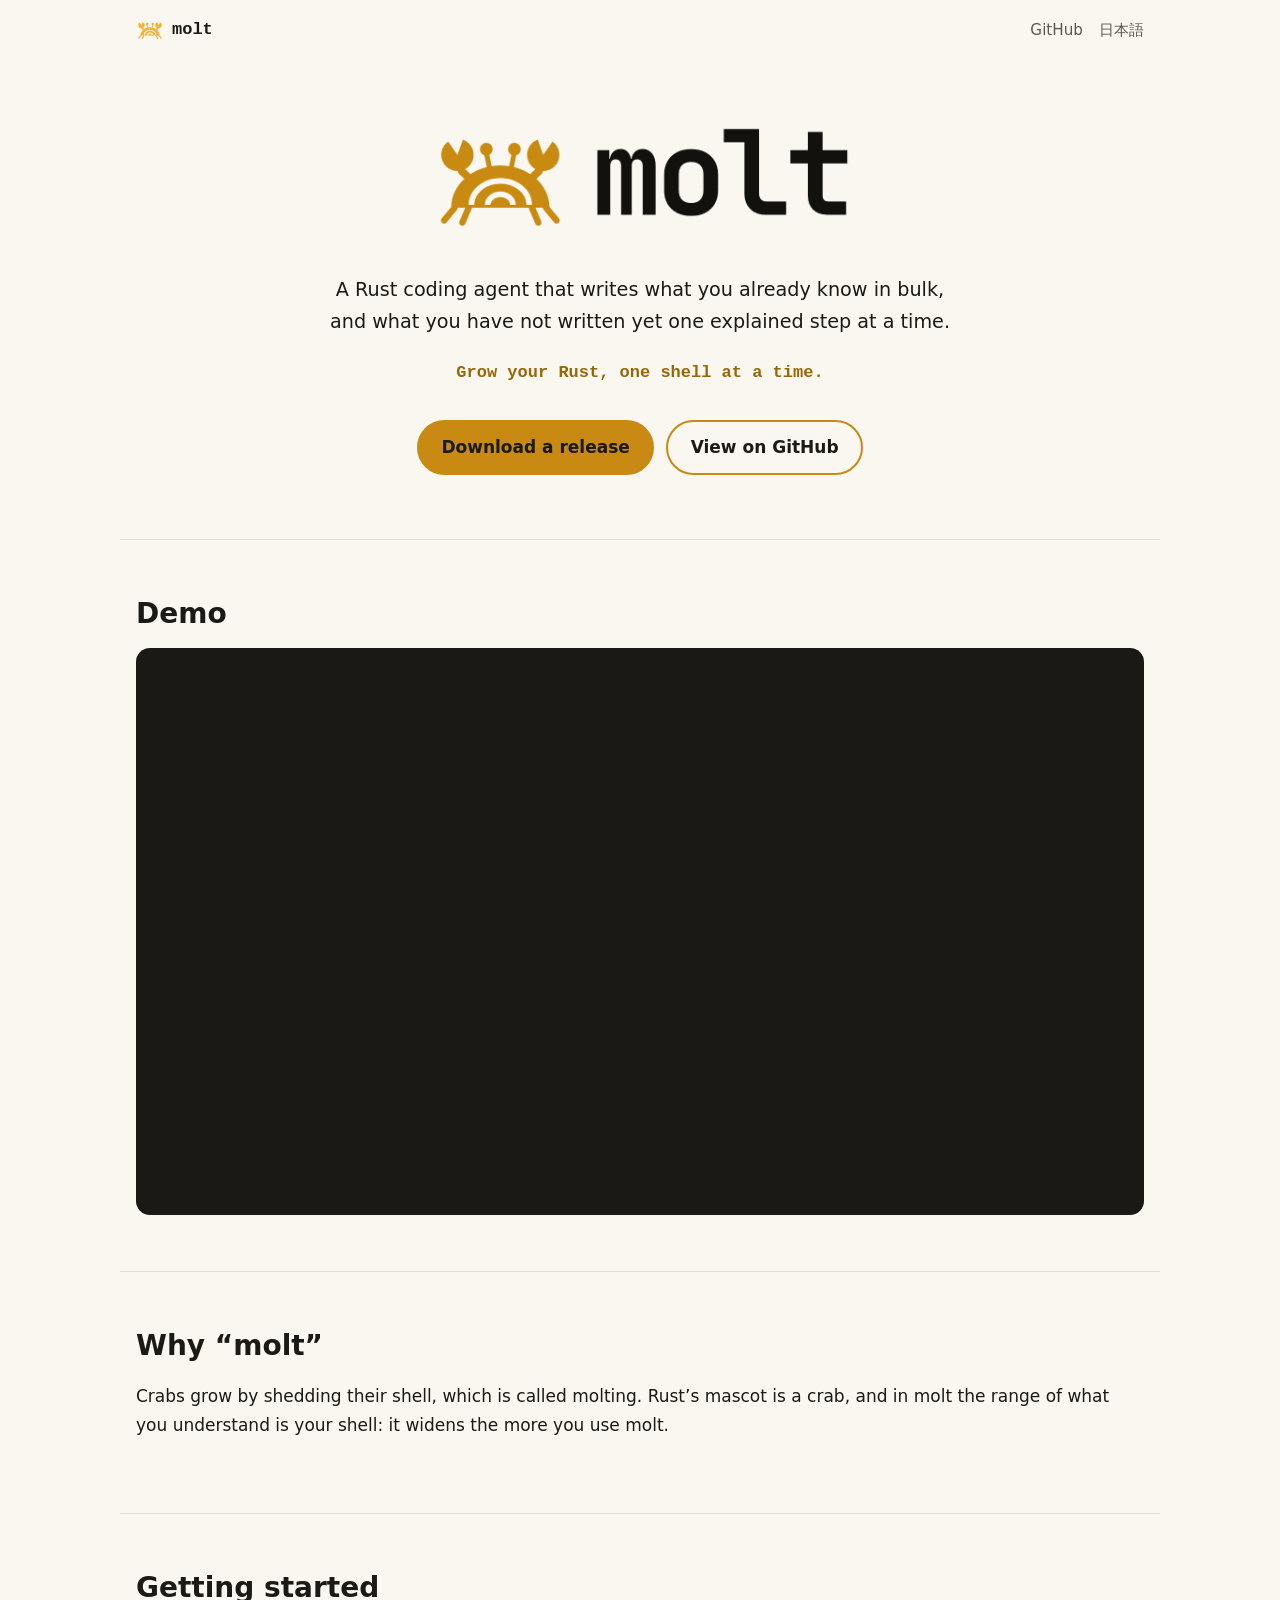
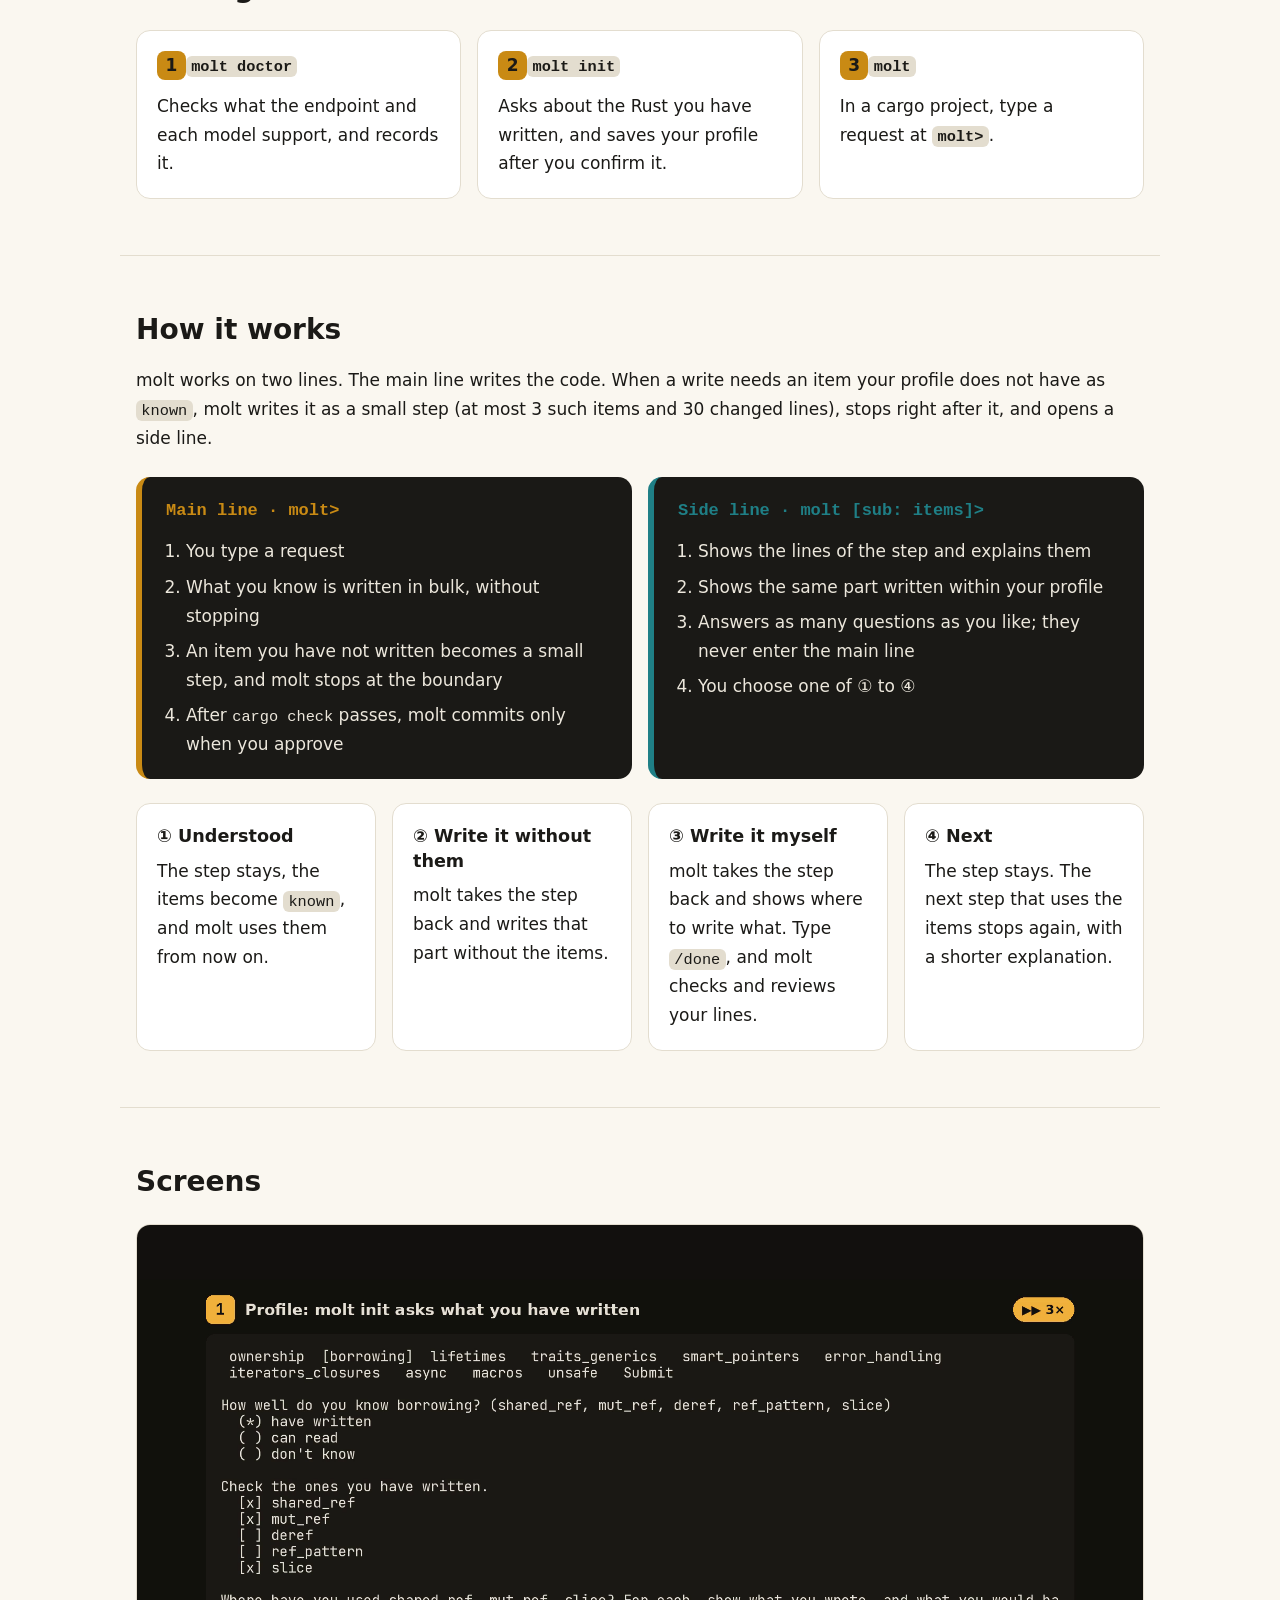
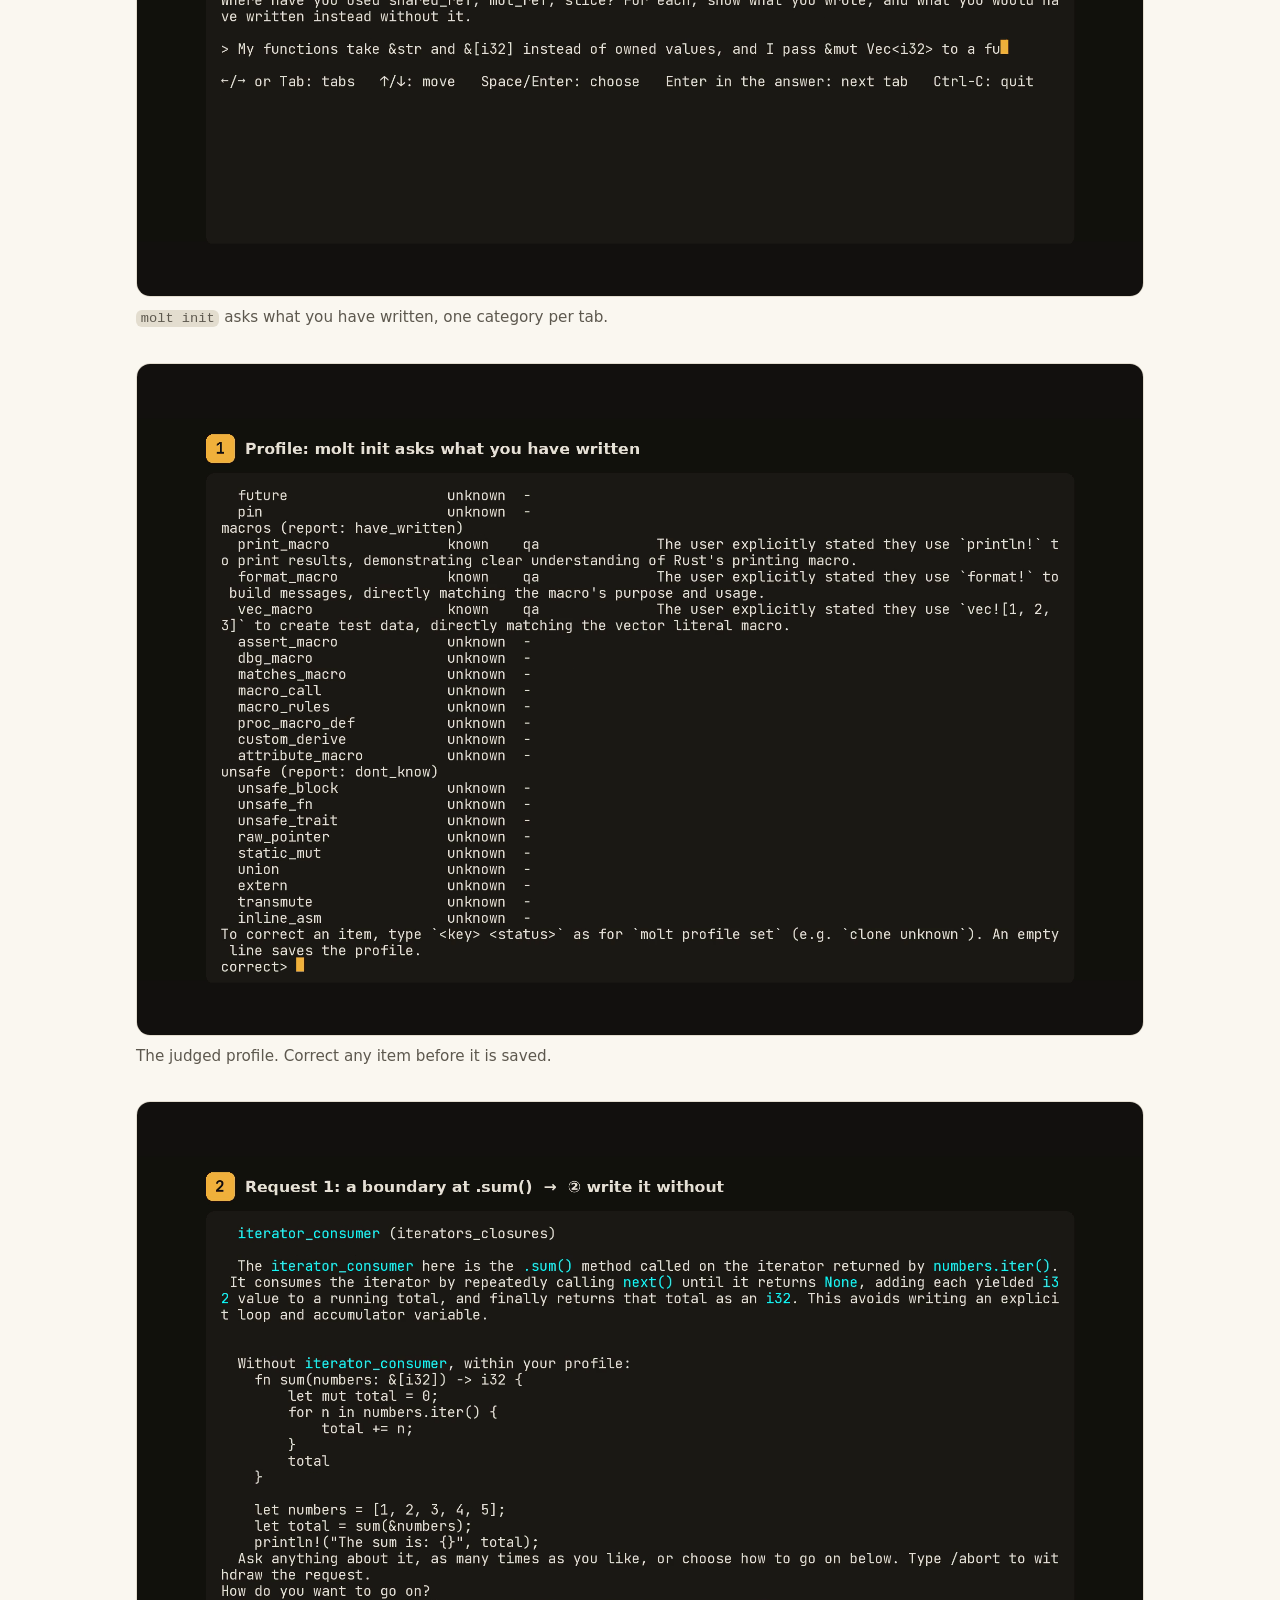
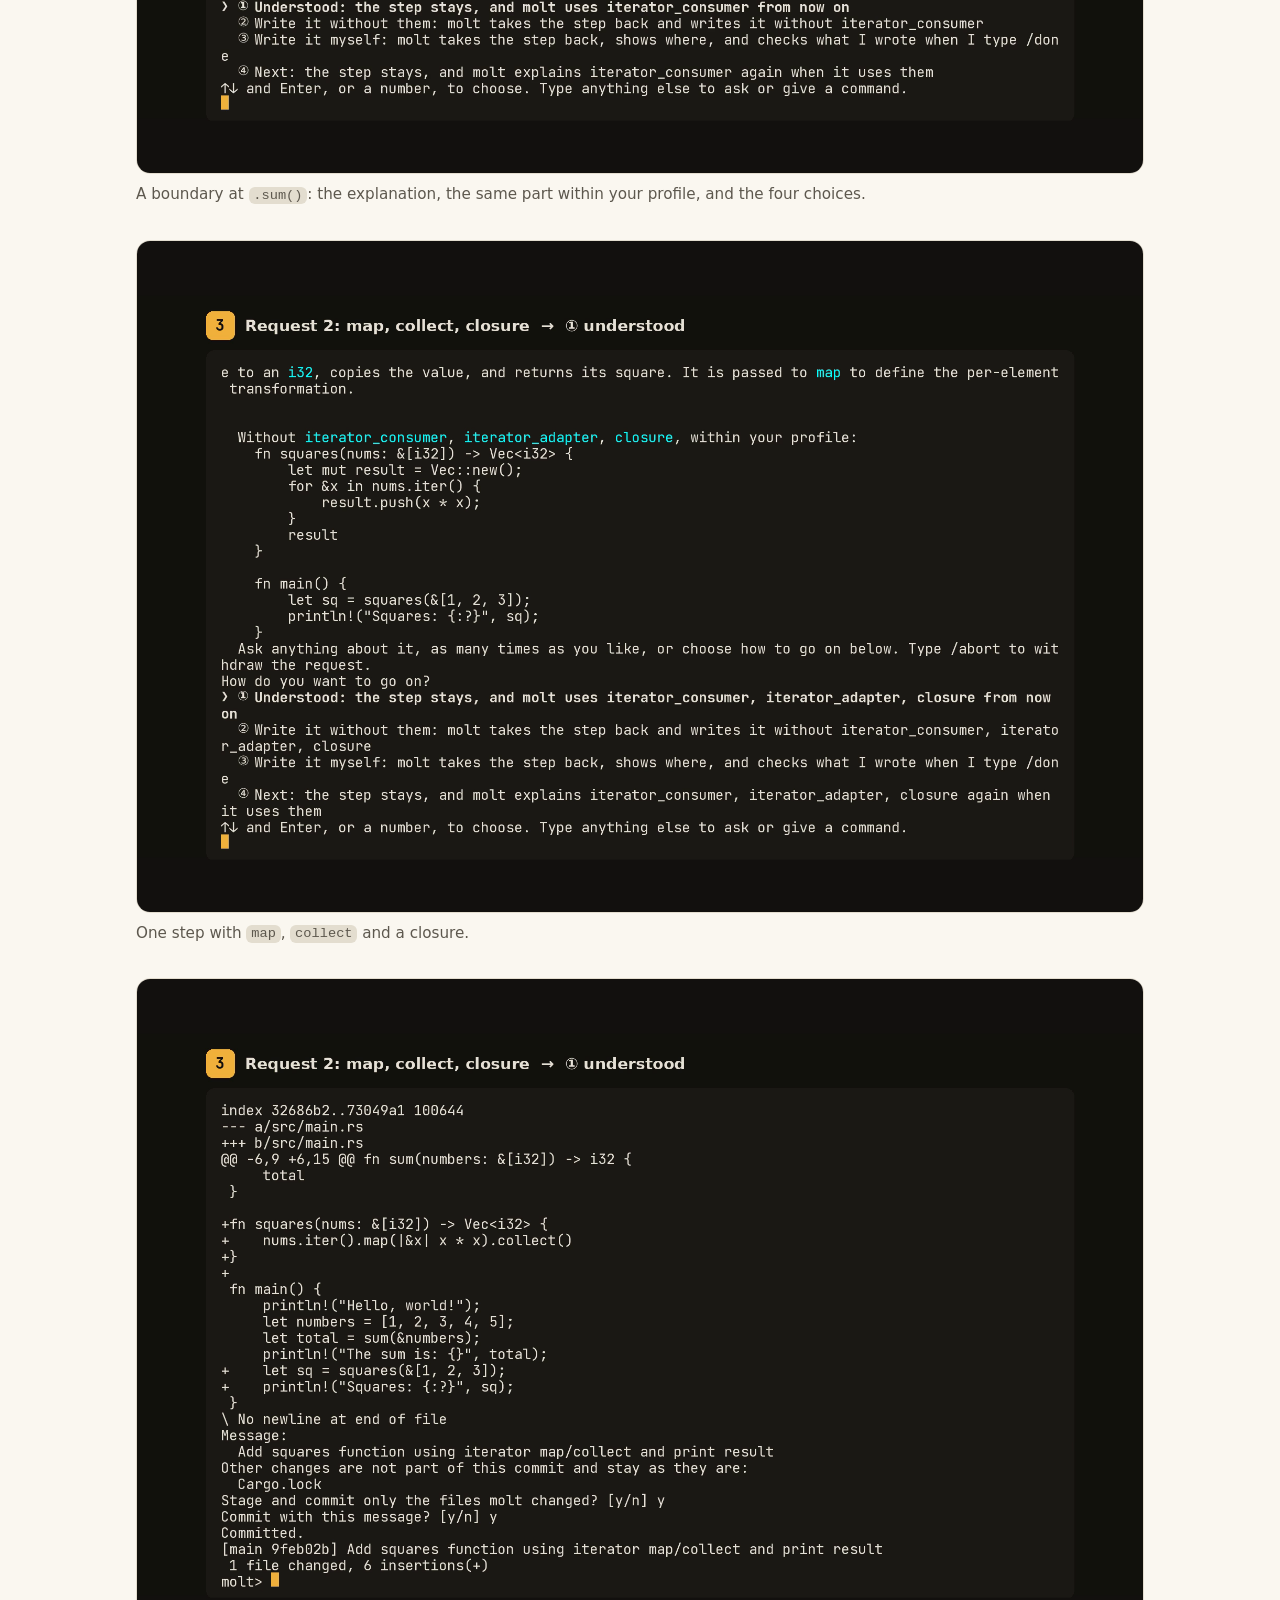
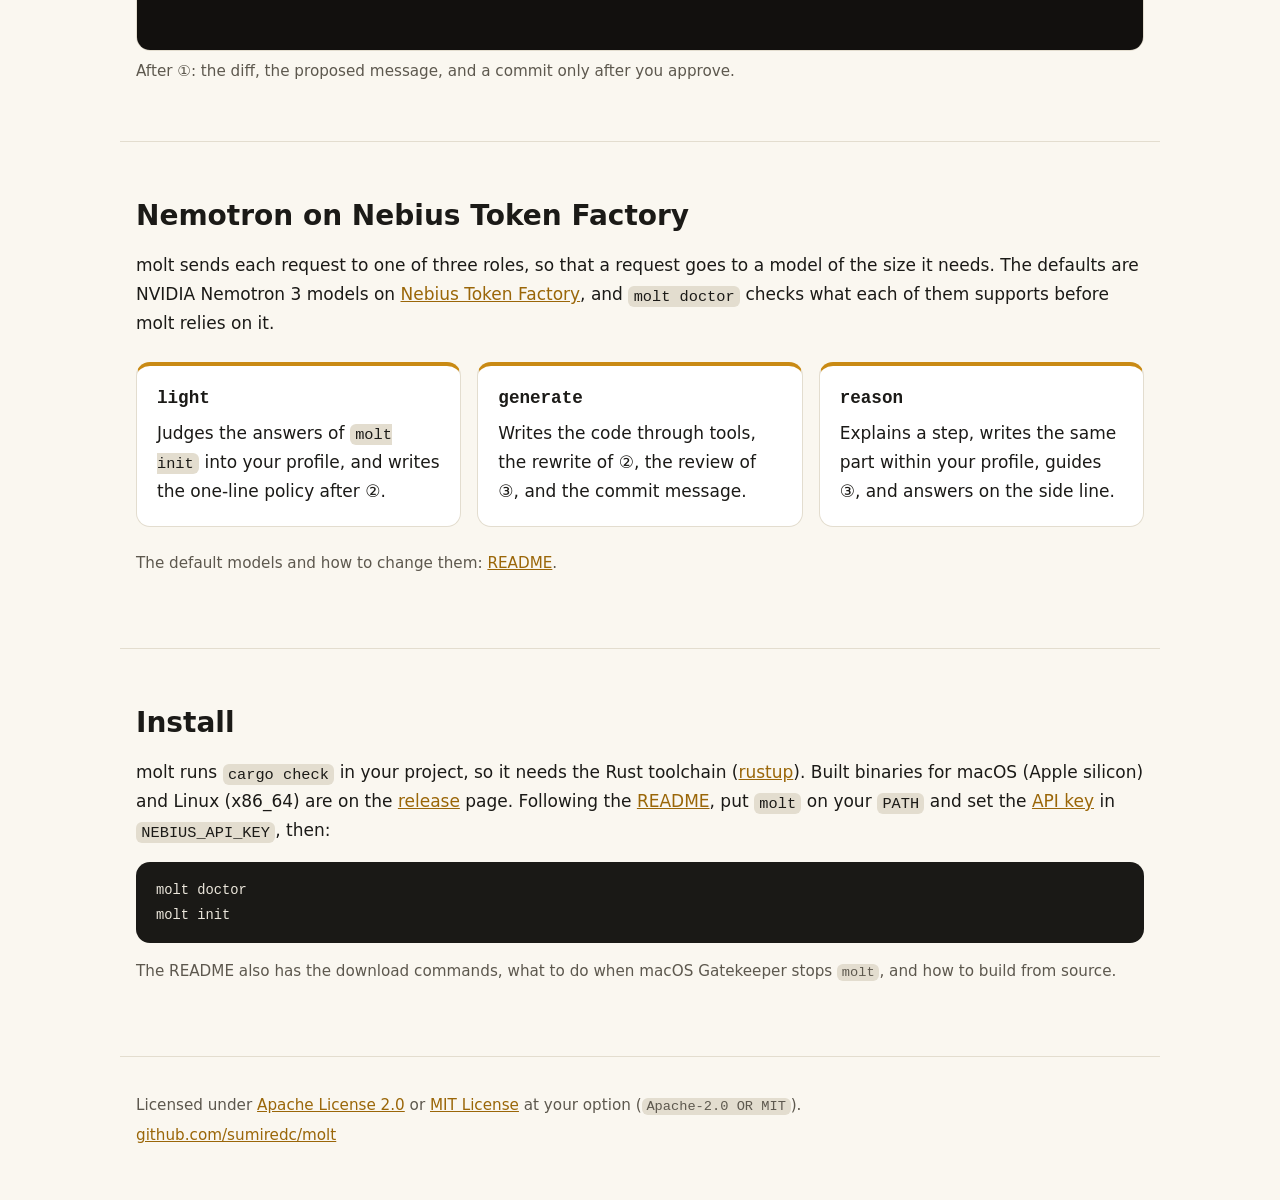
<file: site/index.html>
<!doctype html>
<html lang="en">
<head>
  <meta charset="utf-8">
  <meta name="viewport" content="width=device-width, initial-scale=1">
  <title>molt — a Rust coding agent that grows with you</title>
  <meta name="description" content="A Rust coding agent that writes what its user already knows in bulk, and what they have not written yet one explained step at a time.">
  <link rel="canonical" href="https://sumiredc.github.io/molt/">
  <link rel="alternate" hreflang="en" href="https://sumiredc.github.io/molt/">
  <link rel="alternate" hreflang="ja" href="https://sumiredc.github.io/molt/ja/">
  <link rel="icon" href="assets/molt-mark.svg" type="image/svg+xml">
  <link rel="stylesheet" href="style.css">
  <meta property="og:type" content="website">
  <meta property="og:title" content="molt — Grow your Rust, one shell at a time.">
  <meta property="og:description" content="A Rust coding agent that writes what its user already knows in bulk, and what they have not written yet one explained step at a time.">
  <meta property="og:url" content="https://sumiredc.github.io/molt/">
  <meta property="og:image" content="https://sumiredc.github.io/molt/assets/molt-thumbnail.png">
  <meta name="twitter:card" content="summary_large_image">
</head>
<body>
  <header class="wrap top">
    <a class="top-mark" href="./"><img src="assets/molt-mark.svg" alt="" width="28" height="28">molt</a>
    <nav>
      <a href="https://github.com/sumiredc/molt">GitHub</a>
      <a href="ja/" hreflang="ja" lang="ja">日本語</a>
    </nav>
  </header>

  <main>
    <div class="wrap hero">
      <h1>
        <picture>
          <source srcset="assets/molt-logo-dark-bg.png" media="(prefers-color-scheme: dark)">
          <img src="assets/molt-logo-light-bg.png" alt="molt" width="896" height="300">
        </picture>
      </h1>
      <p class="lead">A Rust coding agent that writes what you already know in bulk, and what you have not written yet one explained step at a time.</p>
      <p class="tagline">Grow your Rust, one shell at a time.</p>
      <div class="buttons">
        <a class="button primary" href="https://github.com/sumiredc/molt/releases/latest">Download a release</a>
        <a class="button" href="https://github.com/sumiredc/molt">View on GitHub</a>
      </div>
    </div>

    <section class="wrap" id="demo">
      <h2>Demo</h2>
      <iframe class="video" src="https://www.youtube-nocookie.com/embed/UAdbbq4yQ2A" title="molt demo video" width="560" height="315" loading="lazy" referrerpolicy="strict-origin-when-cross-origin" allow="encrypted-media; picture-in-picture" allowfullscreen></iframe>
    </section>

    <section class="wrap" id="name">
      <h2>Why “molt”</h2>
      <p>Crabs grow by shedding their shell, which is called molting. Rust’s mascot is a crab, and in molt the range of what you understand is your shell: it widens the more you use molt.</p>
    </section>

    <section class="wrap" id="start">
      <h2>Getting started</h2>
      <ol class="flow">
        <li><code>molt doctor</code><p>Checks what the endpoint and each model support, and records it.</p></li>
        <li><code>molt init</code><p>Asks about the Rust you have written, and saves your profile after you confirm it.</p></li>
        <li><code>molt</code><p>In a cargo project, type a request at <code>molt&gt;</code>.</p></li>
      </ol>
    </section>

    <section class="wrap" id="how">
      <h2>How it works</h2>
      <p>molt works on two lines. The main line writes the code. When a write needs an item your profile does not have as <code>known</code>, molt writes it as a small step (at most 3 such items and 30 changed lines), stops right after it, and opens a side line.</p>
      <div class="lanes">
        <div class="lane">
          <p class="lane-name">Main line · molt&gt;</p>
          <ol>
            <li>You type a request</li>
            <li>What you know is written in bulk, without stopping</li>
            <li>An item you have not written becomes a small step, and molt stops at the boundary</li>
            <li>After <code>cargo check</code> passes, molt commits only when you approve</li>
          </ol>
        </div>
        <div class="lane side">
          <p class="lane-name">Side line · molt [sub: items]&gt;</p>
          <ol>
            <li>Shows the lines of the step and explains them</li>
            <li>Shows the same part written within your profile</li>
            <li>Answers as many questions as you like; they never enter the main line</li>
            <li>You choose one of ① to ④</li>
          </ol>
        </div>
      </div>
      <div class="choices">
        <div class="choice">
          <h3>① Understood</h3>
          <p>The step stays, the items become <code>known</code>, and molt uses them from now on.</p>
        </div>
        <div class="choice">
          <h3>② Write it without them</h3>
          <p>molt takes the step back and writes that part without the items.</p>
        </div>
        <div class="choice">
          <h3>③ Write it myself</h3>
          <p>molt takes the step back and shows where to write what. Type <code>/done</code>, and molt checks and reviews your lines.</p>
        </div>
        <div class="choice">
          <h3>④ Next</h3>
          <p>The step stays. The next step that uses the items stops again, with a shorter explanation.</p>
        </div>
      </div>
    </section>

    <section class="wrap" id="screens">
      <h2>Screens</h2>
      <div class="gallery">
        <figure>
          <a href="assets/gallery-1.png"><img src="assets/gallery-1.png" alt="molt init with a tab for each category of Rust, asking how well you know borrowing and where you have used it" width="1920" height="1280" loading="lazy"></a>
          <figcaption><code>molt init</code> asks what you have written, one category per tab.</figcaption>
        </figure>
        <figure>
          <a href="assets/gallery-2.png"><img src="assets/gallery-2.png" alt="The judged profile, each item known or unknown with the reason, and a prompt to correct an item" width="1920" height="1280" loading="lazy"></a>
          <figcaption>The judged profile. Correct any item before it is saved.</figcaption>
        </figure>
        <figure>
          <a href="assets/gallery-3.png"><img src="assets/gallery-3.png" alt="The side line explaining .sum(), the same function written with a for loop, and the four choices" width="1920" height="1280" loading="lazy"></a>
          <figcaption>A boundary at <code>.sum()</code>: the explanation, the same part within your profile, and the four choices.</figcaption>
        </figure>
        <figure>
          <a href="assets/gallery-4.png"><img src="assets/gallery-4.png" alt="The side line for a step with map, collect and a closure, with the version written within the profile" width="1920" height="1280" loading="lazy"></a>
          <figcaption>One step with <code>map</code>, <code>collect</code> and a closure.</figcaption>
        </figure>
        <figure>
          <a href="assets/gallery-5.png"><img src="assets/gallery-5.png" alt="The diff of the step, the proposed commit message, and the commit after two approvals" width="1920" height="1280" loading="lazy"></a>
          <figcaption>After ①: the diff, the proposed message, and a commit only after you approve.</figcaption>
        </figure>
      </div>
    </section>

    <section class="wrap" id="models">
      <h2>Nemotron on Nebius Token Factory</h2>
      <p>molt sends each request to one of three roles, so that a request goes to a model of the size it needs. The defaults are NVIDIA Nemotron 3 models on <a href="https://tokenfactory.nebius.com/">Nebius Token Factory</a>, and <code>molt doctor</code> checks what each of them supports before molt relies on it.</p>
      <div class="roles">
        <div class="role">
          <h3>light</h3>
          <p>Judges the answers of <code>molt init</code> into your profile, and writes the one-line policy after ②.</p>
        </div>
        <div class="role">
          <h3>generate</h3>
          <p>Writes the code through tools, the rewrite of ②, the review of ③, and the commit message.</p>
        </div>
        <div class="role">
          <h3>reason</h3>
          <p>Explains a step, writes the same part within your profile, guides ③, and answers on the side line.</p>
        </div>
      </div>
      <p class="note">The default models and how to change them: <a href="https://github.com/sumiredc/molt#nemotron-on-nebius-token-factory">README</a>.</p>
    </section>

    <section class="wrap" id="install">
      <h2>Install</h2>
      <p>molt runs <code>cargo check</code> in your project, so it needs the Rust toolchain (<a href="https://rustup.rs/">rustup</a>). Built binaries for macOS (Apple silicon) and Linux (x86_64) are on the <a href="https://github.com/sumiredc/molt/releases/latest">release</a> page. Following the <a href="https://github.com/sumiredc/molt#install">README</a>, put <code>molt</code> on your <code>PATH</code> and set the <a href="https://github.com/sumiredc/molt#api-key">API key</a> in <code>NEBIUS_API_KEY</code>, then:</p>
<pre><code>molt doctor
molt init</code></pre>
      <p class="note">The README also has the download commands, what to do when macOS Gatekeeper stops <code>molt</code>, and how to build from source.</p>
    </section>
  </main>

  <footer class="wrap">
    <p>Licensed under <a href="https://github.com/sumiredc/molt/blob/main/LICENSE-APACHE">Apache License 2.0</a> or <a href="https://github.com/sumiredc/molt/blob/main/LICENSE-MIT">MIT License</a> at your option (<code>Apache-2.0 OR MIT</code>).</p>
    <p><a href="https://github.com/sumiredc/molt">github.com/sumiredc/molt</a></p>
  </footer>
</body>
</html>
</file>
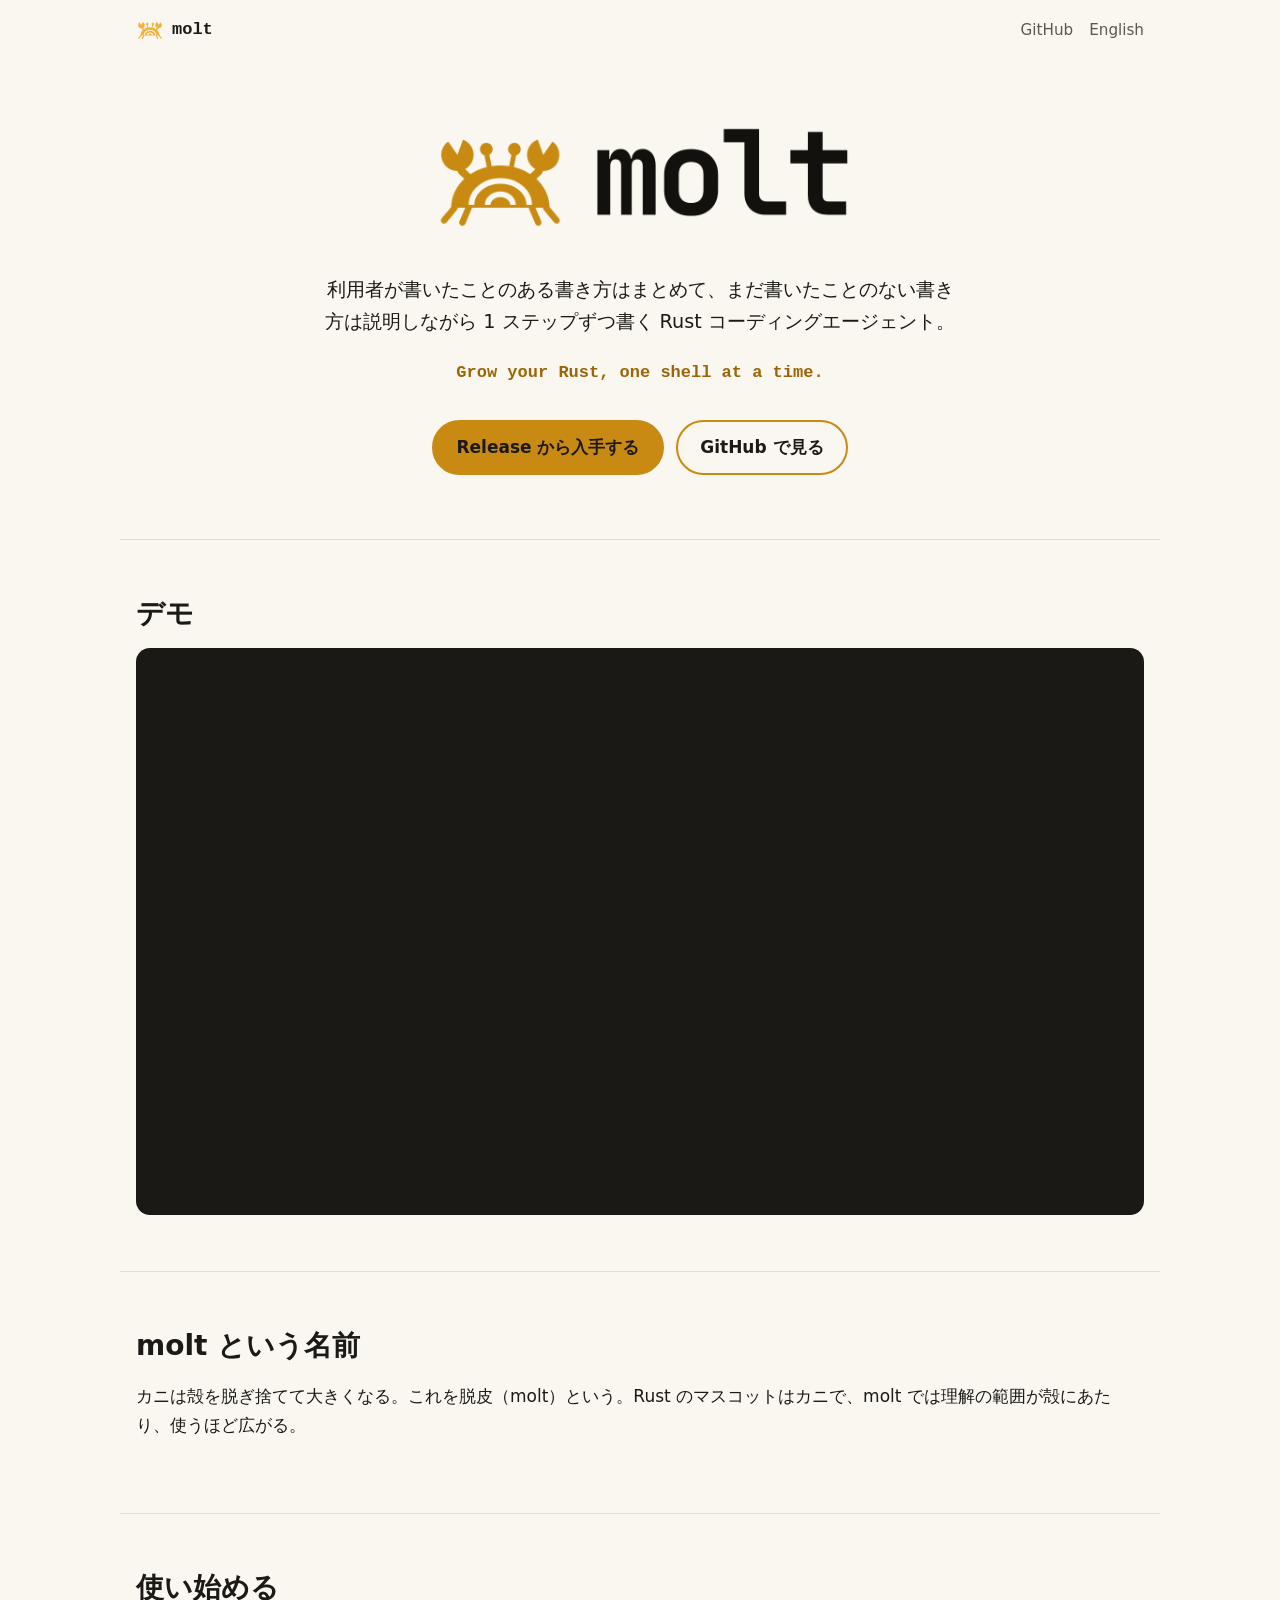
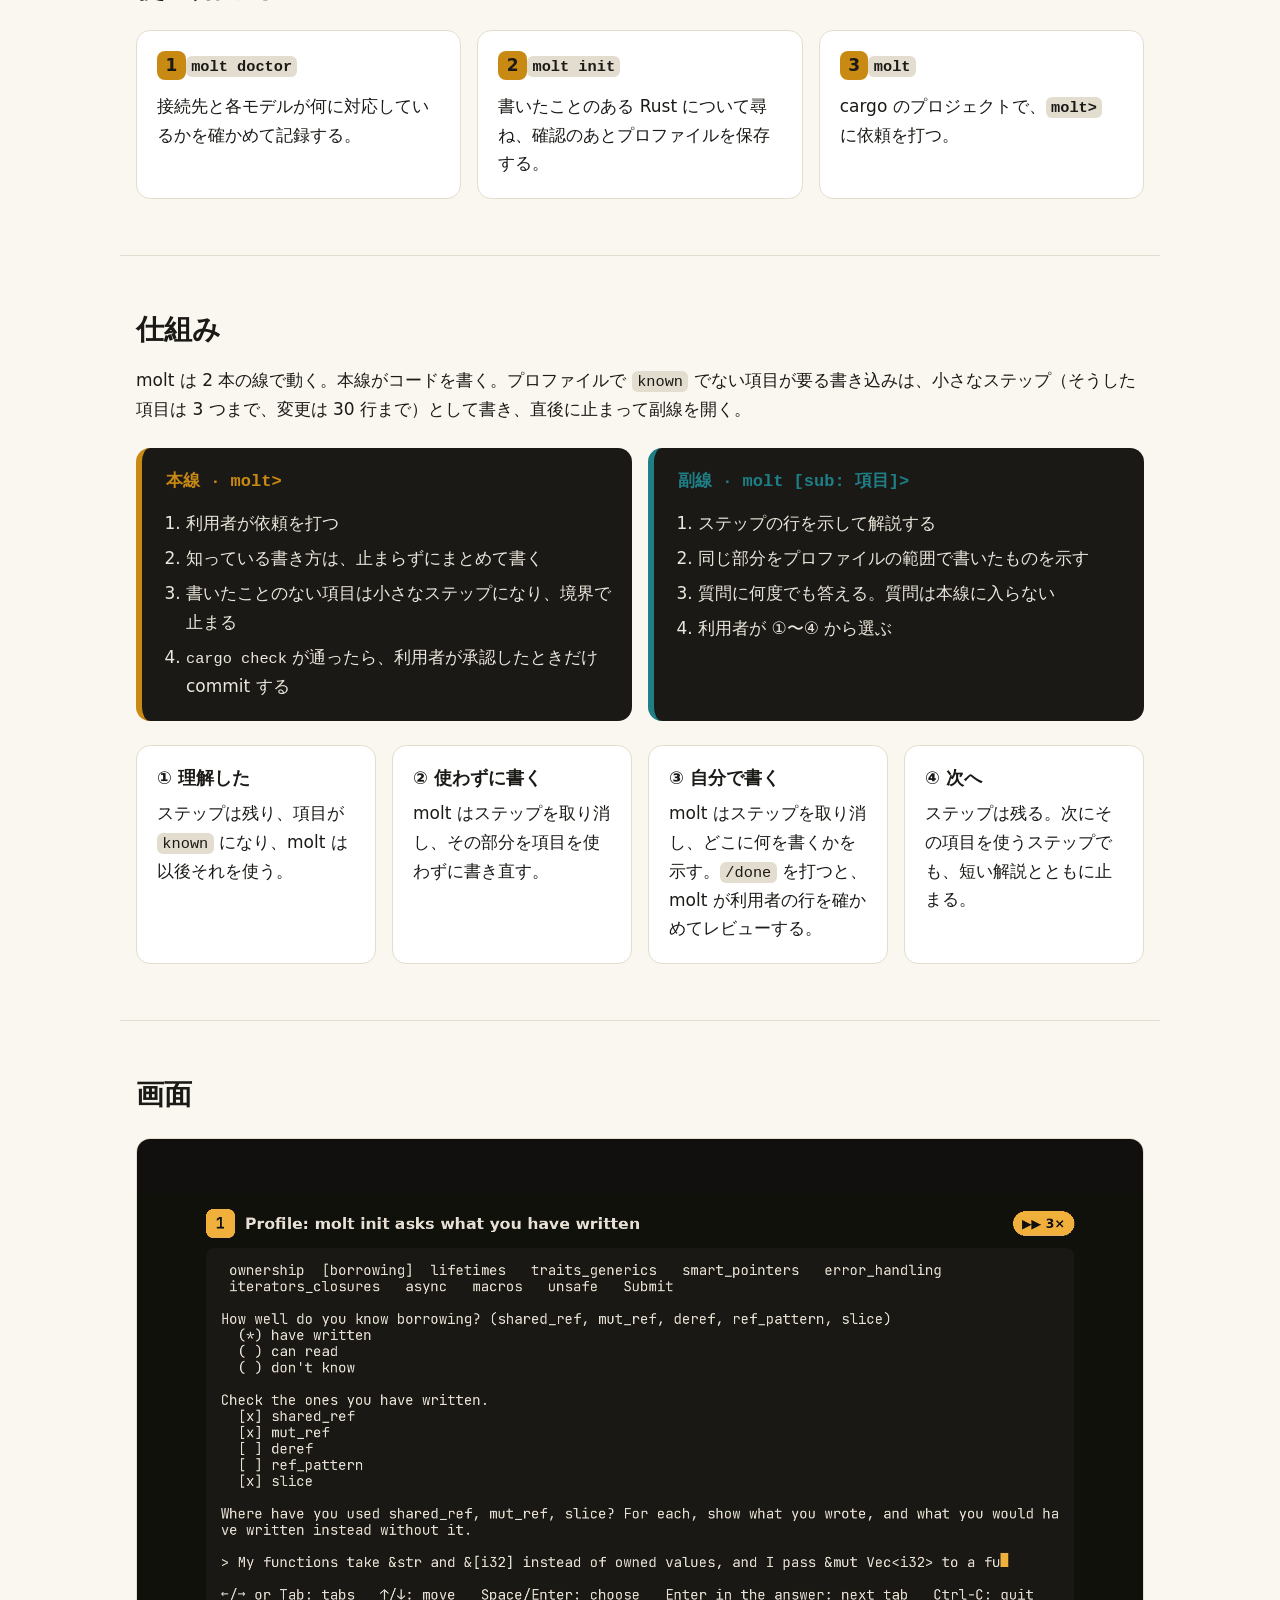
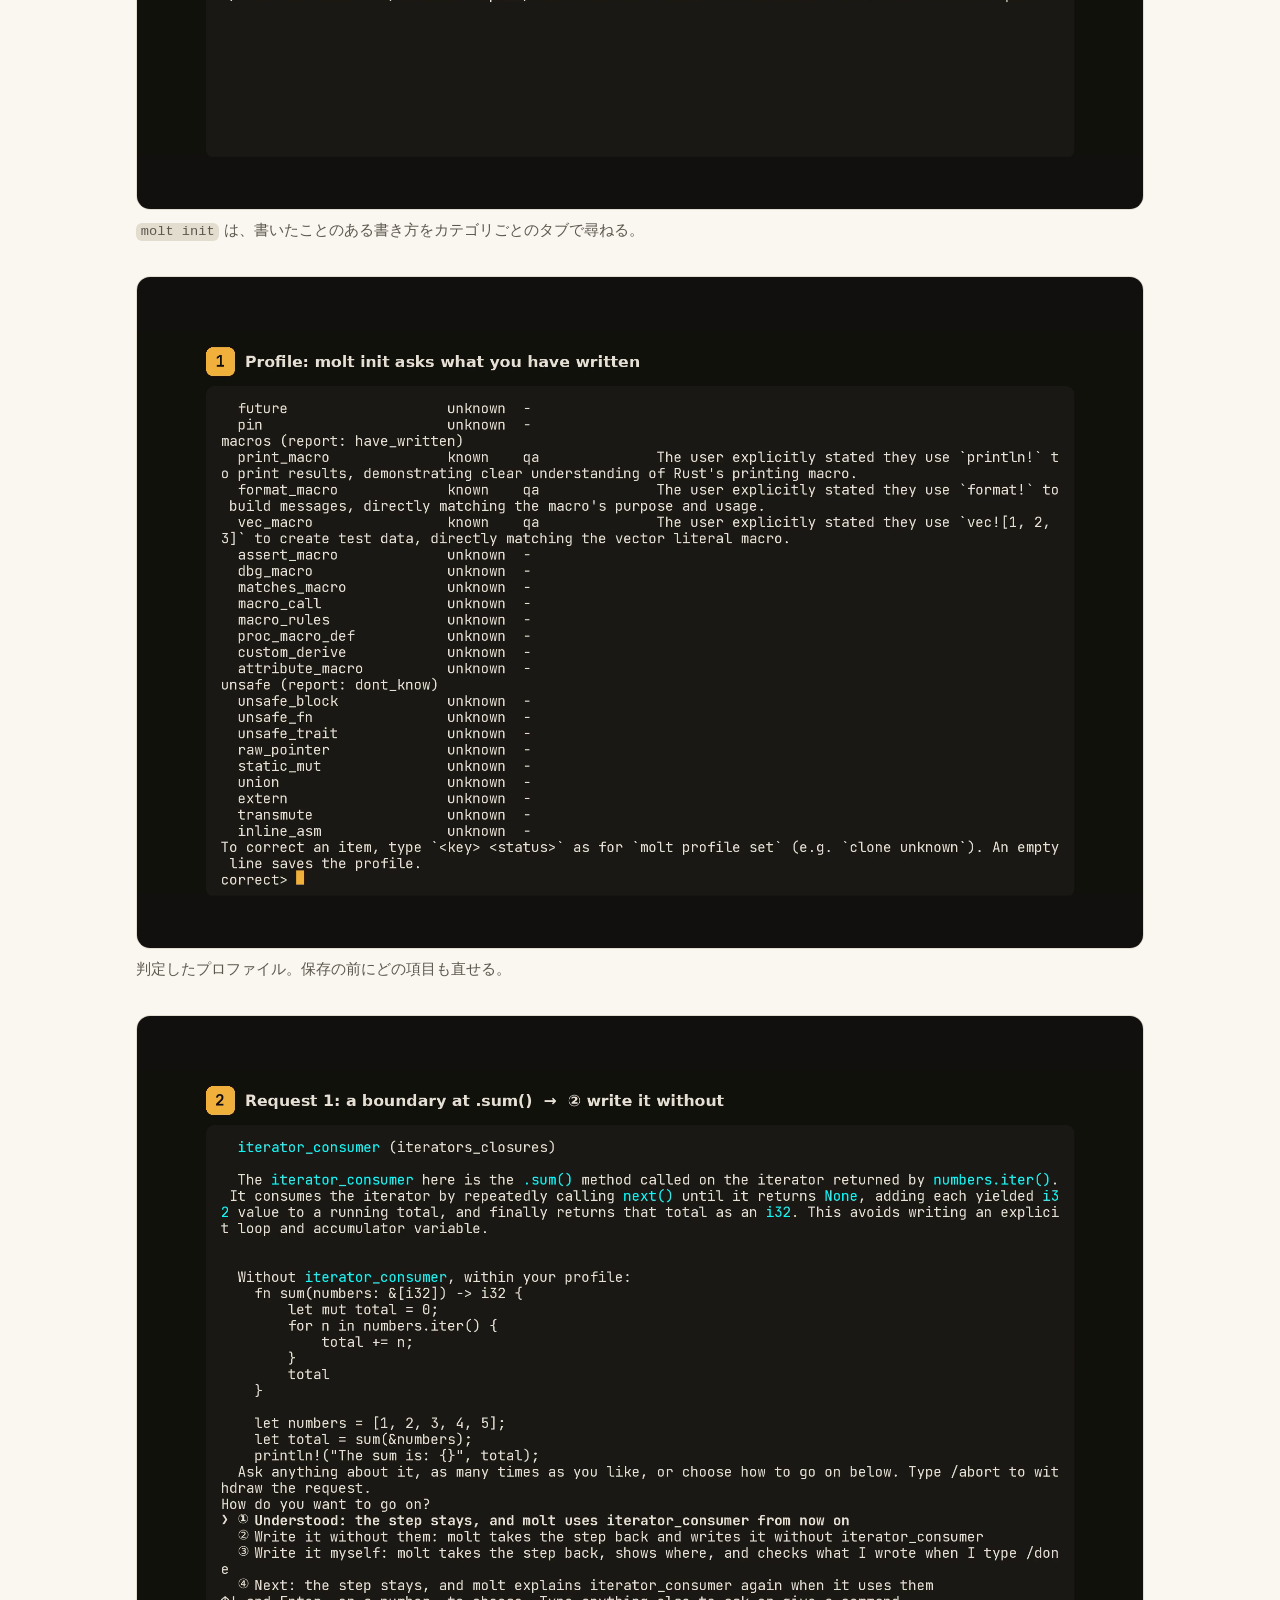
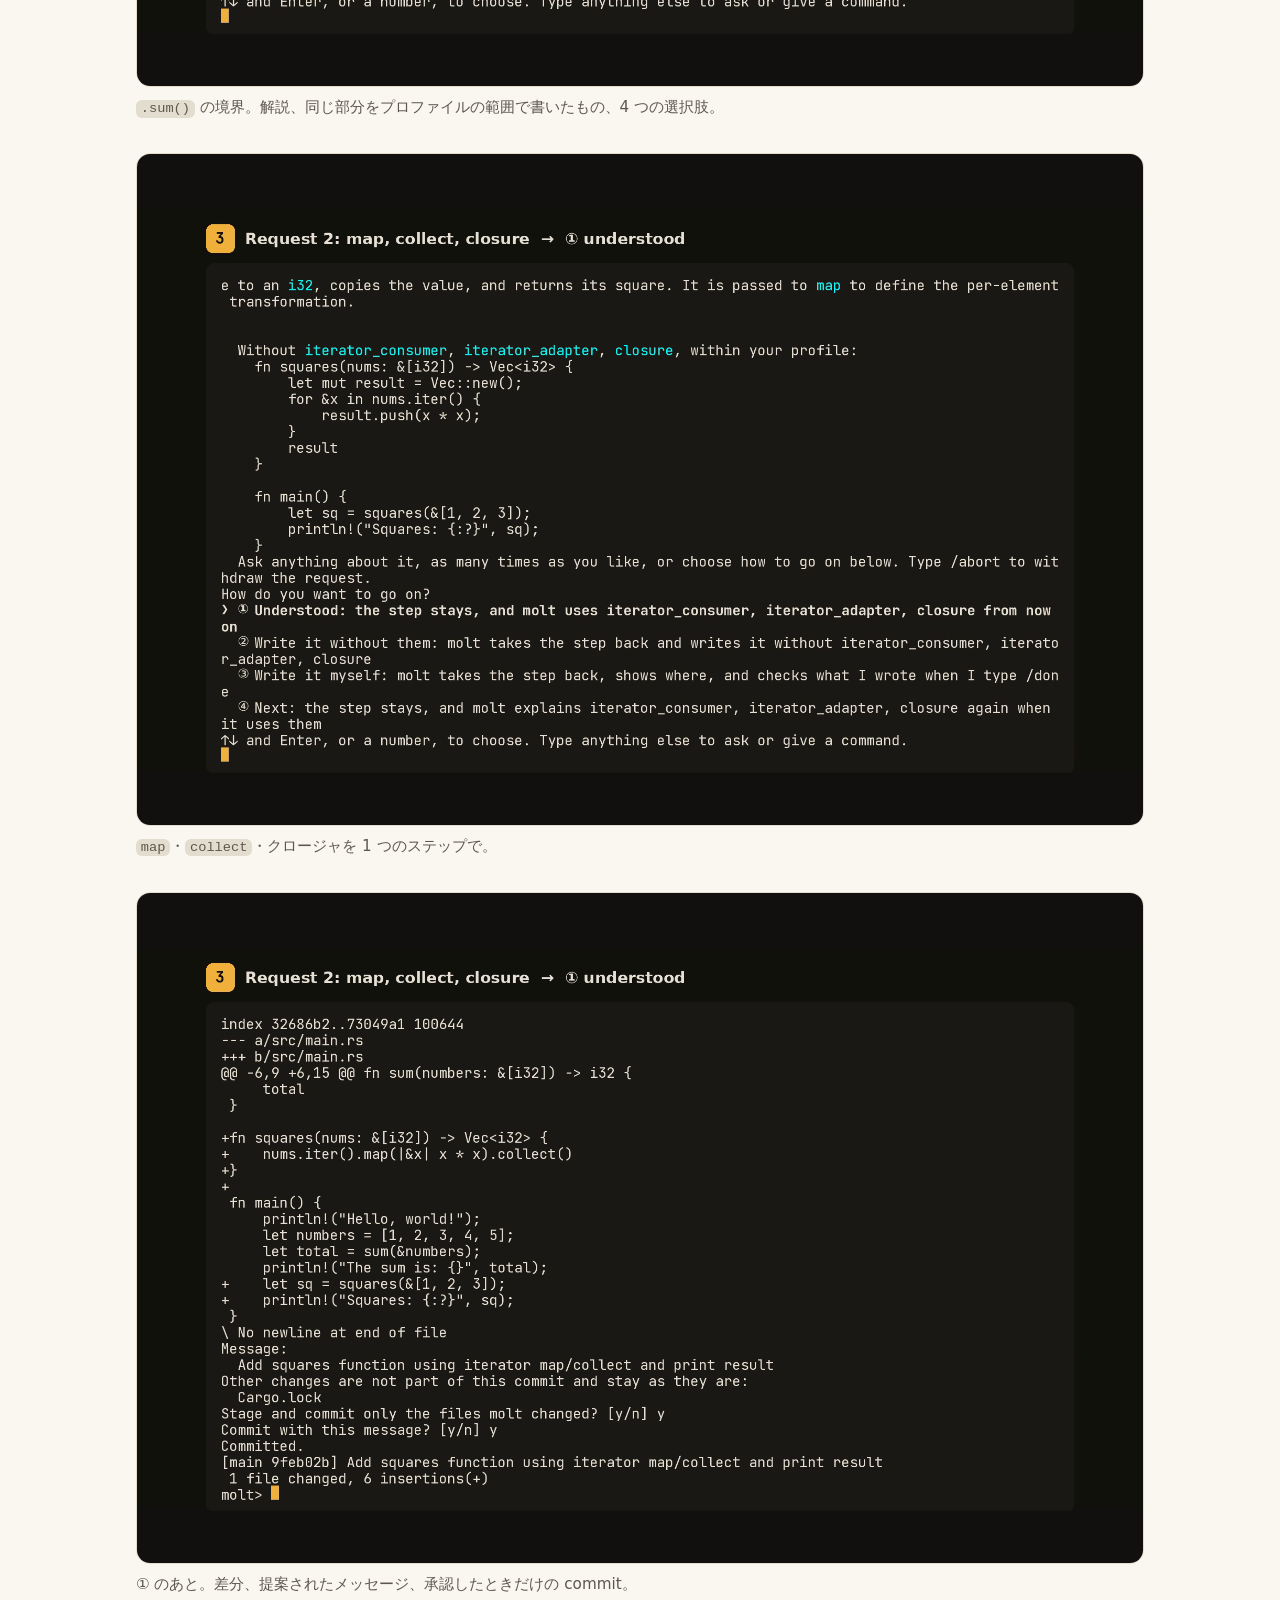
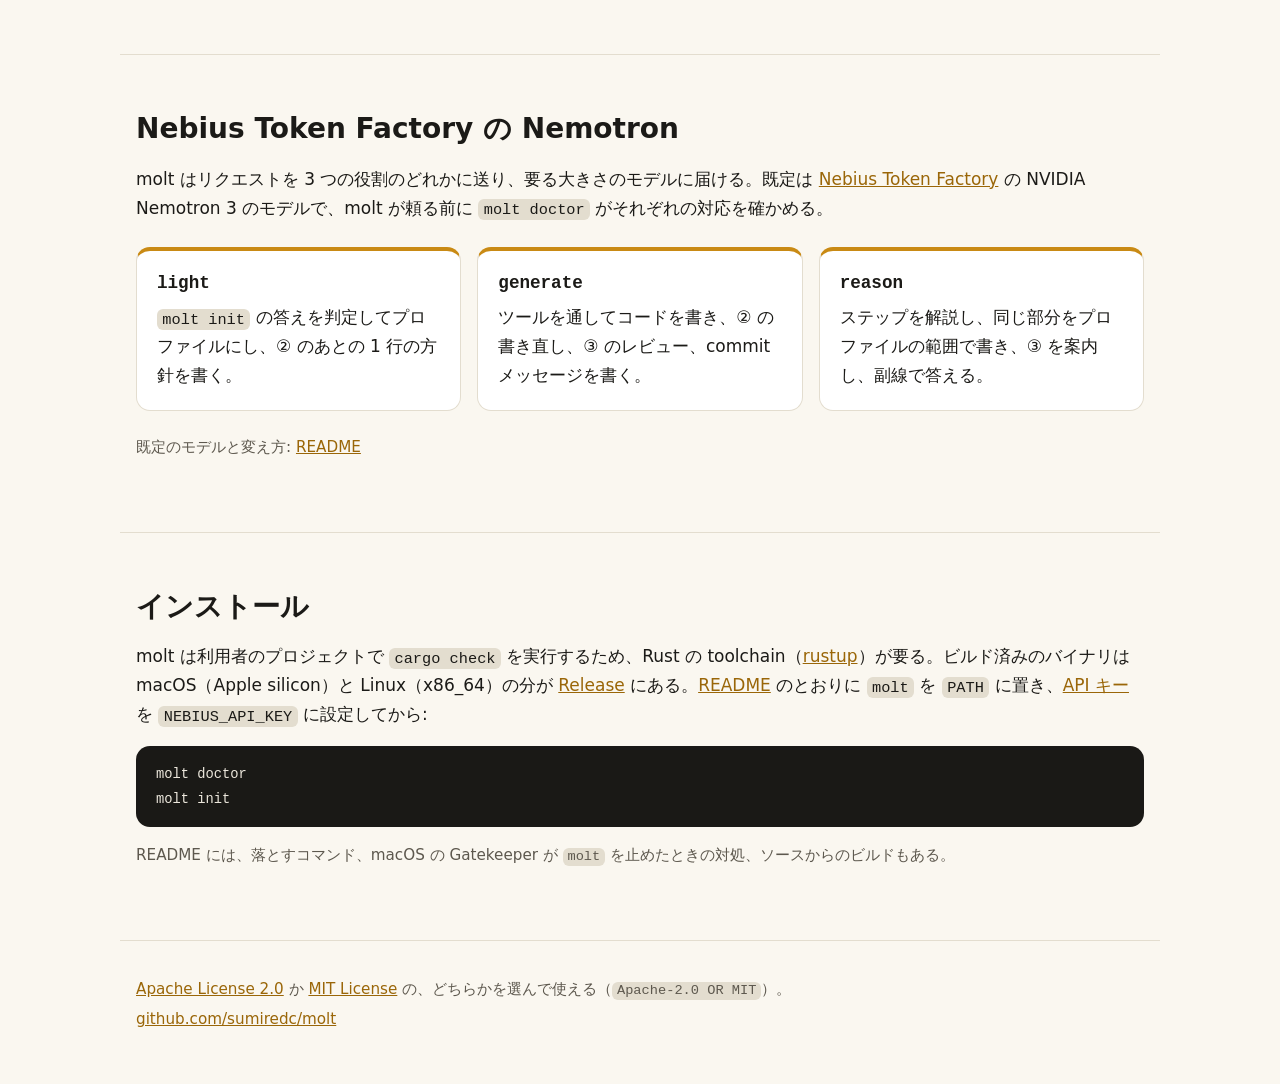
<file: site/ja/index.html>
<!doctype html>
<html lang="ja">
<head>
  <meta charset="utf-8">
  <meta name="viewport" content="width=device-width, initial-scale=1">
  <title>molt — 利用者と一緒に育つ Rust コーディングエージェント</title>
  <meta name="description" content="利用者が書いたことのある書き方はまとめて、まだ書いたことのない書き方は説明しながら 1 ステップずつ書く Rust コーディングエージェント。">
  <link rel="canonical" href="https://sumiredc.github.io/molt/ja/">
  <link rel="alternate" hreflang="en" href="https://sumiredc.github.io/molt/">
  <link rel="alternate" hreflang="ja" href="https://sumiredc.github.io/molt/ja/">
  <link rel="icon" href="../assets/molt-mark.svg" type="image/svg+xml">
  <link rel="stylesheet" href="../style.css">
  <meta property="og:type" content="website">
  <meta property="og:title" content="molt — Grow your Rust, one shell at a time.">
  <meta property="og:description" content="利用者が書いたことのある書き方はまとめて、まだ書いたことのない書き方は説明しながら 1 ステップずつ書く Rust コーディングエージェント。">
  <meta property="og:url" content="https://sumiredc.github.io/molt/ja/">
  <meta property="og:image" content="https://sumiredc.github.io/molt/assets/molt-thumbnail.png">
  <meta name="twitter:card" content="summary_large_image">
</head>
<body>
  <header class="wrap top">
    <a class="top-mark" href="./"><img src="../assets/molt-mark.svg" alt="" width="28" height="28">molt</a>
    <nav>
      <a href="https://github.com/sumiredc/molt">GitHub</a>
      <a href="../" hreflang="en" lang="en">English</a>
    </nav>
  </header>

  <main>
    <div class="wrap hero">
      <h1>
        <picture>
          <source srcset="../assets/molt-logo-dark-bg.png" media="(prefers-color-scheme: dark)">
          <img src="../assets/molt-logo-light-bg.png" alt="molt" width="896" height="300">
        </picture>
      </h1>
      <p class="lead">利用者が書いたことのある書き方はまとめて、まだ書いたことのない書き方は説明しながら 1 ステップずつ書く Rust コーディングエージェント。</p>
      <p class="tagline">Grow your Rust, one shell at a time.</p>
      <div class="buttons">
        <a class="button primary" href="https://github.com/sumiredc/molt/releases/latest">Release から入手する</a>
        <a class="button" href="https://github.com/sumiredc/molt">GitHub で見る</a>
      </div>
    </div>

    <section class="wrap" id="demo">
      <h2>デモ</h2>
      <iframe class="video" src="https://www.youtube-nocookie.com/embed/UAdbbq4yQ2A" title="molt のデモ動画" width="560" height="315" loading="lazy" referrerpolicy="strict-origin-when-cross-origin" allow="encrypted-media; picture-in-picture" allowfullscreen></iframe>
    </section>

    <section class="wrap" id="name">
      <h2>molt という名前</h2>
      <p>カニは殻を脱ぎ捨てて大きくなる。これを脱皮（molt）という。Rust のマスコットはカニで、molt では理解の範囲が殻にあたり、使うほど広がる。</p>
    </section>

    <section class="wrap" id="start">
      <h2>使い始める</h2>
      <ol class="flow">
        <li><code>molt doctor</code><p>接続先と各モデルが何に対応しているかを確かめて記録する。</p></li>
        <li><code>molt init</code><p>書いたことのある Rust について尋ね、確認のあとプロファイルを保存する。</p></li>
        <li><code>molt</code><p>cargo のプロジェクトで、<code>molt&gt;</code> に依頼を打つ。</p></li>
      </ol>
    </section>

    <section class="wrap" id="how">
      <h2>仕組み</h2>
      <p>molt は 2 本の線で動く。本線がコードを書く。プロファイルで <code>known</code> でない項目が要る書き込みは、小さなステップ（そうした項目は 3 つまで、変更は 30 行まで）として書き、直後に止まって副線を開く。</p>
      <div class="lanes">
        <div class="lane">
          <p class="lane-name">本線 · molt&gt;</p>
          <ol>
            <li>利用者が依頼を打つ</li>
            <li>知っている書き方は、止まらずにまとめて書く</li>
            <li>書いたことのない項目は小さなステップになり、境界で止まる</li>
            <li><code>cargo check</code> が通ったら、利用者が承認したときだけ commit する</li>
          </ol>
        </div>
        <div class="lane side">
          <p class="lane-name">副線 · molt [sub: 項目]&gt;</p>
          <ol>
            <li>ステップの行を示して解説する</li>
            <li>同じ部分をプロファイルの範囲で書いたものを示す</li>
            <li>質問に何度でも答える。質問は本線に入らない</li>
            <li>利用者が ①〜④ から選ぶ</li>
          </ol>
        </div>
      </div>
      <div class="choices">
        <div class="choice">
          <h3>① 理解した</h3>
          <p>ステップは残り、項目が <code>known</code> になり、molt は以後それを使う。</p>
        </div>
        <div class="choice">
          <h3>② 使わずに書く</h3>
          <p>molt はステップを取り消し、その部分を項目を使わずに書き直す。</p>
        </div>
        <div class="choice">
          <h3>③ 自分で書く</h3>
          <p>molt はステップを取り消し、どこに何を書くかを示す。<code>/done</code> を打つと、molt が利用者の行を確かめてレビューする。</p>
        </div>
        <div class="choice">
          <h3>④ 次へ</h3>
          <p>ステップは残る。次にその項目を使うステップでも、短い解説とともに止まる。</p>
        </div>
      </div>
    </section>

    <section class="wrap" id="screens">
      <h2>画面</h2>
      <div class="gallery">
        <figure>
          <a href="../assets/gallery-1.png"><img src="../assets/gallery-1.png" alt="Rust のカテゴリごとのタブがある molt init が、借用をどのくらい知っているか、どこで使ったかを尋ねている" width="1920" height="1280" loading="lazy"></a>
          <figcaption><code>molt init</code> は、書いたことのある書き方をカテゴリごとのタブで尋ねる。</figcaption>
        </figure>
        <figure>
          <a href="../assets/gallery-2.png"><img src="../assets/gallery-2.png" alt="判定したプロファイル。各項目が known か unknown かと理由、項目を直すためのプロンプト" width="1920" height="1280" loading="lazy"></a>
          <figcaption>判定したプロファイル。保存の前にどの項目も直せる。</figcaption>
        </figure>
        <figure>
          <a href="../assets/gallery-3.png"><img src="../assets/gallery-3.png" alt="副線が .sum() を解説し、for ループで書いた同じ関数と 4 つの選択肢を示している" width="1920" height="1280" loading="lazy"></a>
          <figcaption><code>.sum()</code> の境界。解説、同じ部分をプロファイルの範囲で書いたもの、4 つの選択肢。</figcaption>
        </figure>
        <figure>
          <a href="../assets/gallery-4.png"><img src="../assets/gallery-4.png" alt="map・collect・クロージャを使うステップの副線と、プロファイルの範囲で書いた版" width="1920" height="1280" loading="lazy"></a>
          <figcaption><code>map</code>・<code>collect</code>・クロージャを 1 つのステップで。</figcaption>
        </figure>
        <figure>
          <a href="../assets/gallery-5.png"><img src="../assets/gallery-5.png" alt="ステップの差分、提案された commit メッセージ、2 回の承認のあとの commit" width="1920" height="1280" loading="lazy"></a>
          <figcaption>① のあと。差分、提案されたメッセージ、承認したときだけの commit。</figcaption>
        </figure>
      </div>
    </section>

    <section class="wrap" id="models">
      <h2>Nebius Token Factory の Nemotron</h2>
      <p>molt はリクエストを 3 つの役割のどれかに送り、要る大きさのモデルに届ける。既定は <a href="https://tokenfactory.nebius.com/">Nebius Token Factory</a> の NVIDIA Nemotron 3 のモデルで、molt が頼る前に <code>molt doctor</code> がそれぞれの対応を確かめる。</p>
      <div class="roles">
        <div class="role">
          <h3>light</h3>
          <p><code>molt init</code> の答えを判定してプロファイルにし、② のあとの 1 行の方針を書く。</p>
        </div>
        <div class="role">
          <h3>generate</h3>
          <p>ツールを通してコードを書き、② の書き直し、③ のレビュー、commit メッセージを書く。</p>
        </div>
        <div class="role">
          <h3>reason</h3>
          <p>ステップを解説し、同じ部分をプロファイルの範囲で書き、③ を案内し、副線で答える。</p>
        </div>
      </div>
      <p class="note">既定のモデルと変え方: <a href="https://github.com/sumiredc/molt/blob/main/README.ja.md#nebius-token-factory-の-nemotron">README</a></p>
    </section>

    <section class="wrap" id="install">
      <h2>インストール</h2>
      <p>molt は利用者のプロジェクトで <code>cargo check</code> を実行するため、Rust の toolchain（<a href="https://rustup.rs/">rustup</a>）が要る。ビルド済みのバイナリは macOS（Apple silicon）と Linux（x86_64）の分が <a href="https://github.com/sumiredc/molt/releases/latest">Release</a> にある。<a href="https://github.com/sumiredc/molt/blob/main/README.ja.md#インストール">README</a> のとおりに <code>molt</code> を <code>PATH</code> に置き、<a href="https://github.com/sumiredc/molt/blob/main/README.ja.md#api-キー">API キー</a>を <code>NEBIUS_API_KEY</code> に設定してから:</p>
<pre><code>molt doctor
molt init</code></pre>
      <p class="note">README には、落とすコマンド、macOS の Gatekeeper が <code>molt</code> を止めたときの対処、ソースからのビルドもある。</p>
    </section>
  </main>

  <footer class="wrap">
    <p><a href="https://github.com/sumiredc/molt/blob/main/LICENSE-APACHE">Apache License 2.0</a> か <a href="https://github.com/sumiredc/molt/blob/main/LICENSE-MIT">MIT License</a> の、どちらかを選んで使える（<code>Apache-2.0 OR MIT</code>）。</p>
    <p><a href="https://github.com/sumiredc/molt">github.com/sumiredc/molt</a></p>
  </footer>
</body>
</html>
</file>
<file: site/style.css>
:root {
  color-scheme: light dark;
  --bg: #faf7f0;
  --surface: #ffffff;
  --panel: #1a1916;
  --panel-text: #ece7dc;
  --text: #1b1a17;
  --muted: #5d584e;
  --line: #e3ddcf;
  --accent: #c98a14;
  --accent-strong: #9a6608;
  --accent-text: #1b1a17;
  --side: #1f7f86;
  --radius: 14px;
  --sans: system-ui, -apple-system, "Segoe UI", "Hiragino Sans", "Noto Sans JP", sans-serif;
  --mono: ui-monospace, "SFMono-Regular", Menlo, Consolas, monospace;
}

@media (prefers-color-scheme: dark) {
  :root {
    --bg: #12110f;
    --surface: #1c1b18;
    --panel: #0b0a09;
    --panel-text: #ece7dc;
    --text: #ece7dc;
    --muted: #a9a294;
    --line: #2e2c27;
    --accent: #e3a83a;
    --accent-strong: #f0bd5c;
    --accent-text: #12110f;
    --side: #4fc3cc;
  }
}

*,
*::before,
*::after {
  box-sizing: border-box;
}

html {
  -webkit-text-size-adjust: 100%;
}

body {
  margin: 0;
  background: var(--bg);
  color: var(--text);
  font-family: var(--sans);
  font-size: 1.0625rem;
  line-height: 1.7;
}

img {
  max-width: 100%;
  height: auto;
  display: block;
}

a {
  color: var(--accent-strong);
}

code,
pre {
  font-family: var(--mono);
  font-size: 0.9em;
}

:not(pre) > code {
  padding: 0.1em 0.35em;
  border-radius: 6px;
  background: var(--line);
  overflow-wrap: anywhere;
}

pre {
  margin: 1rem 0;
  padding: 1rem 1.25rem;
  border-radius: var(--radius);
  background: var(--panel);
  color: var(--panel-text);
  overflow-x: auto;
  line-height: 1.6;
}

.wrap {
  width: 100%;
  max-width: 1040px;
  margin: 0 auto;
  padding-left: 16px;
  padding-right: 16px;
}

/* ヘッダー */

.top {
  display: flex;
  align-items: center;
  justify-content: space-between;
  gap: 1rem;
  padding-top: 1rem;
  padding-bottom: 1rem;
}

.top-mark {
  display: flex;
  align-items: center;
  gap: 0.5rem;
  color: var(--text);
  font-family: var(--mono);
  font-weight: 700;
  text-decoration: none;
}

.top-mark img {
  width: 28px;
  height: 28px;
}

.top nav {
  display: flex;
  gap: 1rem;
  font-size: 0.95rem;
}

.top nav a {
  color: var(--muted);
  text-decoration: none;
}

.top nav a:hover {
  color: var(--text);
}

/* ヒーロー */

.hero {
  padding-top: 3rem;
  padding-bottom: 4rem;
  text-align: center;
}

.hero h1 {
  margin: 0 auto 1.5rem;
  max-width: 420px;
}

.lead {
  max-width: 40rem;
  margin: 0 auto;
  font-size: 1.2rem;
}

.tagline {
  margin: 1.25rem 0 2rem;
  color: var(--accent-strong);
  font-family: var(--mono);
  font-weight: 700;
}

.buttons {
  display: flex;
  flex-wrap: wrap;
  justify-content: center;
  gap: 0.75rem;
}

.button {
  display: inline-block;
  padding: 0.7rem 1.4rem;
  border: 2px solid var(--accent);
  border-radius: 999px;
  color: var(--text);
  font-weight: 600;
  text-decoration: none;
}

.button.primary {
  background: var(--accent);
  color: var(--accent-text);
}

.button:hover {
  border-color: var(--accent-strong);
}

/* 節 */

section {
  padding-top: 3.5rem;
  padding-bottom: 3.5rem;
  border-top: 1px solid var(--line);
}

h2 {
  margin: 0 0 1rem;
  font-size: 1.75rem;
  line-height: 1.3;
}

h3 {
  margin: 0 0 0.5rem;
  font-size: 1.1rem;
  line-height: 1.4;
}

.note {
  color: var(--muted);
  font-size: 0.95rem;
}

/* デモ */

.video {
  display: block;
  width: 100%;
  height: auto;
  aspect-ratio: 16 / 9;
  border: 0;
  border-radius: var(--radius);
  background: var(--panel);
}

/* 流れの図 */

.flow {
  display: grid;
  grid-template-columns: repeat(auto-fit, minmax(200px, 1fr));
  gap: 1rem;
  margin: 1.5rem 0 0;
  padding: 0;
  list-style: none;
  counter-reset: flow;
}

.flow li {
  position: relative;
  padding: 1.25rem;
  border: 1px solid var(--line);
  border-radius: var(--radius);
  background: var(--surface);
  counter-increment: flow;
}

.flow li::before {
  content: counter(flow);
  display: inline-grid;
  place-items: center;
  width: 1.8rem;
  height: 1.8rem;
  margin-bottom: 0.5rem;
  border-radius: 8px;
  background: var(--accent);
  color: var(--accent-text);
  font-weight: 700;
}

.flow code {
  font-weight: 700;
}

.flow p {
  margin: 0.25rem 0 0;
}

/* 本線と副線 */

.lanes {
  display: grid;
  grid-template-columns: 1fr 1fr;
  gap: 1rem;
  margin: 1.5rem 0;
}

.lane {
  padding: 1.25rem 1.25rem 1.25rem 1.5rem;
  border-radius: var(--radius);
  background: var(--panel);
  color: var(--panel-text);
  border-left: 6px solid var(--accent);
}

.lane.side {
  border-left-color: var(--side);
}

.lane-name {
  margin: 0 0 0.75rem;
  font-family: var(--mono);
  font-weight: 700;
  color: var(--accent);
}

.lane.side .lane-name {
  color: var(--side);
}

.lane ol {
  margin: 0;
  padding-left: 1.25rem;
}

.lane li + li {
  margin-top: 0.4rem;
}

.lane code {
  background: transparent;
  padding: 0;
  color: inherit;
}

.choices {
  display: grid;
  grid-template-columns: repeat(auto-fit, minmax(220px, 1fr));
  gap: 1rem;
}

.choice {
  padding: 1.25rem;
  border: 1px solid var(--line);
  border-radius: var(--radius);
  background: var(--surface);
}

.choice p {
  margin: 0;
}

/* 画面 */

.gallery {
  display: grid;
  gap: 2rem;
  margin: 1.5rem 0 0;
}

.gallery figure {
  margin: 0;
}

.gallery img {
  border-radius: var(--radius);
  border: 1px solid var(--line);
}

.gallery figcaption {
  margin-top: 0.5rem;
  color: var(--muted);
  font-size: 0.95rem;
}

/* モデルの 3 役 */

.roles {
  display: grid;
  grid-template-columns: repeat(auto-fit, minmax(220px, 1fr));
  gap: 1rem;
  margin: 1.5rem 0;
}

.role {
  padding: 1.25rem;
  border: 1px solid var(--line);
  border-top: 4px solid var(--accent);
  border-radius: var(--radius);
  background: var(--surface);
}

.role h3 {
  font-family: var(--mono);
}

.role p {
  margin: 0;
}

/* フッター */

footer {
  padding-top: 2rem;
  padding-bottom: 3rem;
  border-top: 1px solid var(--line);
  color: var(--muted);
  font-size: 0.95rem;
}

footer p {
  margin: 0.25rem 0;
}

@media (max-width: 640px) {
  body {
    font-size: 1rem;
  }

  .hero {
    padding-top: 2rem;
    padding-bottom: 3rem;
  }

  .lead {
    font-size: 1.05rem;
  }

  .lanes {
    grid-template-columns: 1fr;
  }

  section {
    padding-top: 2.5rem;
    padding-bottom: 2.5rem;
  }

  h2 {
    font-size: 1.45rem;
  }
}
</file>
